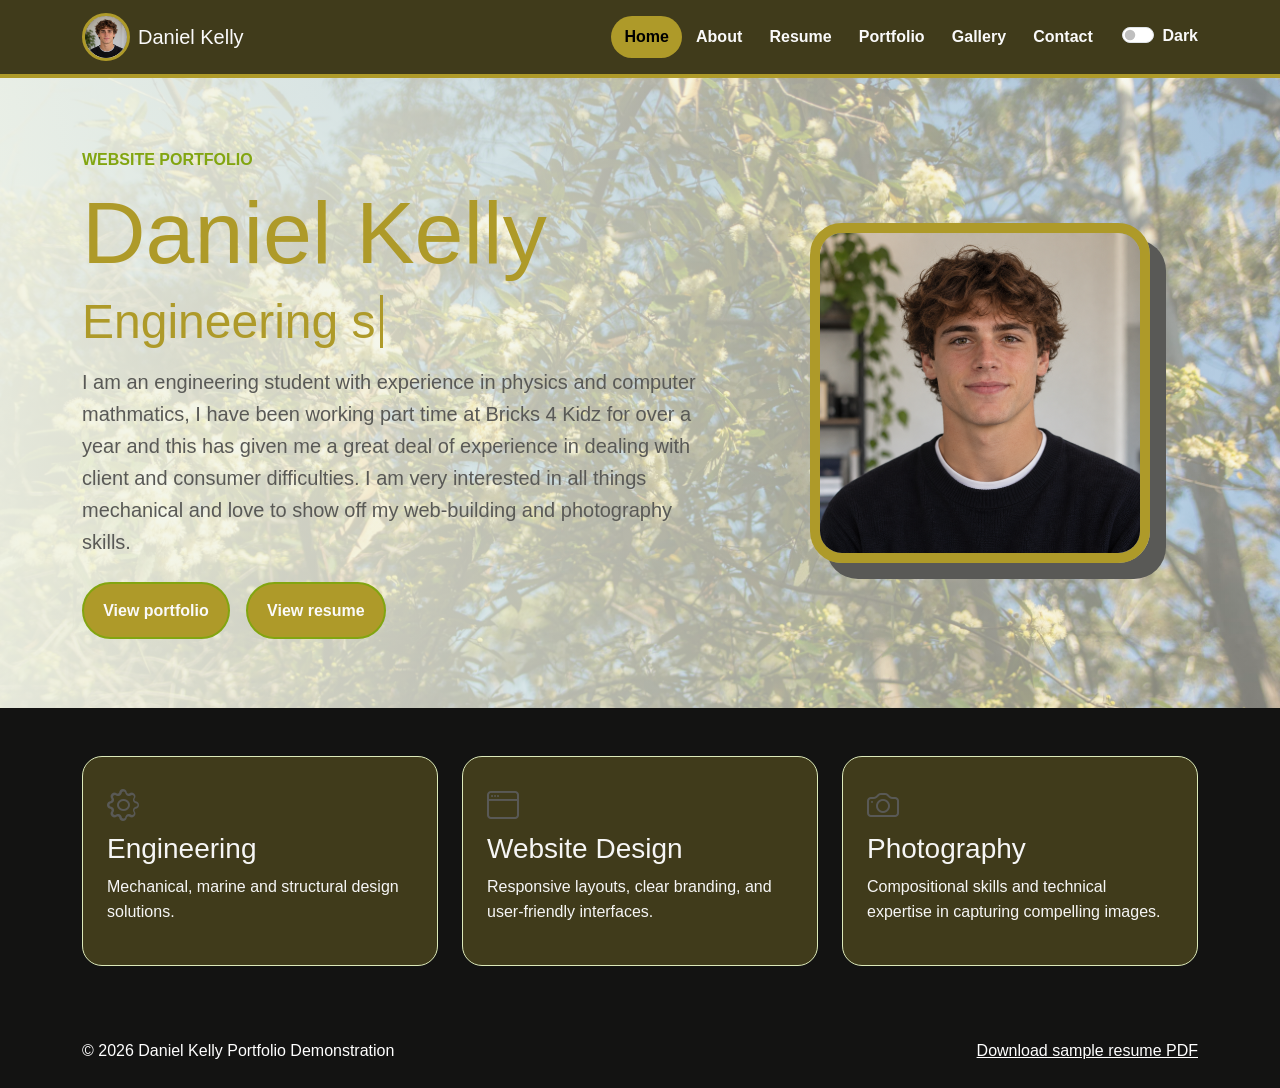
<file: index.html>
<!doctype html>
<html lang="en" data-bs-theme="light">
<head>
  <meta charset="utf-8">
  <meta name="viewport" content="width=device-width, initial-scale=1">
  <meta name="description" content="Daniel Kelly green multipage portfolio demonstration for INFO1005 Website Design">
  <meta name="author" content="INFO1005 Website Design">
  <title>Daniel Kelly | Home</title>

  <link rel="apple-touch-icon" sizes="180x180" href="favicon/apple-touch-icon.png">
  <link rel="icon" type="image/png" sizes="32x32" href="favicon/favicon-32x32.png">
  <link rel="icon" type="image/png" sizes="16x16" href="favicon/favicon-16x16.png">
  <link rel="manifest" href="favicon/site.webmanifest">

  <link rel="preconnect" href="https://fonts.googleapis.com">
  <link rel="preconnect" href="https://fonts.gstatic.com" crossorigin>
  <link href="https://fonts.googleapis.com/css2?family=Montserrat:wght@400;600;700&family=Oswald:wght@500;700&display=swap" rel="stylesheet">

  <link rel="stylesheet" href="https://cdn.jsdelivr.net/npm/bootstrap-icons@1.11.3/font/bootstrap-icons.css">
  <link href="https://cdn.jsdelivr.net/npm/bootstrap@5.3.8/dist/css/bootstrap.min.css" rel="stylesheet">
  <link href="css/custom.css" rel="stylesheet">
</head>
<body>
<a class="skip-link" href="#maincontent">Skip to main content</a>

<nav class="navbar navbar-expand-lg sticky-top portfolio-nav" aria-label="Main portfolio navigation">
  <div class="container">
    <a class="navbar-brand d-flex align-items-center gap-2" href="index.html">
      <img src="uimg/ai_daniel_icon.png" alt="Daniel Kelly icon" class="brand-avatar">
      <span>Daniel Kelly</span>
    </a>

    <button class="navbar-toggler" type="button"
            data-bs-toggle="collapse" data-bs-target="#mainNav"
            aria-controls="mainNav" aria-expanded="false"
            aria-label="Toggle navigation">
      <span class="navbar-toggler-icon"></span>
    </button>

    <div class="collapse navbar-collapse" id="mainNav">
      <ul class="navbar-nav ms-auto align-items-lg-center">
        <li class="nav-item"><a class="nav-link active" href="index.html" aria-current="page">Home</a></li><li class="nav-item"><a class="nav-link" href="about.html">About</a></li><li class="nav-item"><a class="nav-link" href="resume.html">Resume</a></li><li class="nav-item"><a class="nav-link" href="portfolio.html">Portfolio</a></li><li class="nav-item"><a class="nav-link" href="gallery.html">Gallery</a></li><li class="nav-item"><a class="nav-link" href="contact.html">Contact</a></li>
        <li class="nav-item ms-lg-3">
          <div class="form-check form-switch theme-switch">
            <input class="form-check-input" type="checkbox" role="switch" id="themeSwitch">
            <label class="form-check-label" for="themeSwitch">Dark</label>
          </div>
        </li>
      </ul>
    </div>
  </div>
</nav>

<main id="maincontent">
  <section class="hero d-flex align-items-center">
    <div class="container">
      <div class="row align-items-center g-5">
        <div class="col-lg-7">
          <p class="standout text-uppercase fw-bold">Website portfolio</p>
          <h1>Daniel Kelly</h1>

          <h2 class="typing-heading">
            <span class="typewrite"
                  data-words='["Engineering student","Web Designer","Photographer","Childcare provider"]'
                  aria-live="polite"></span>
          </h2>

          <p class="lead">I am an engineering student with experience in physics and computer mathmatics, I have been working part time at Bricks 4 Kidz for over a year and this has given me a great deal of experience in dealing with client and consumer difficulties. I am very interested in all things mechanical and love to show off my web-building and photography skills.</p>

          <div class="d-flex flex-wrap gap-3 mt-4">
            <a class="btn-portfolio" href="portfolio.html">View portfolio</a>
            <a class="btn-portfolio" href="resume.html">View resume</a>
          </div>
        </div>

        <div class="col-lg-5 text-center">
          <img src="uimg/ai_daniel.png" class="img-fluid hero-img" alt="Daniel Kelly portfolio portrait">
        </div>
      </div>
    </div>
  </section>

  <section class="container my-5">
    <div class="row g-4">
      <div class="col-md-4">
        <article class="feature-card p-4">
          <i class="bi bi-gear feature-icon"></i>
          <h2 class="h3">Engineering</h2>
          <p>Mechanical, marine and structural design solutions. </p>
        </article>
      </div>
      <div class="col-md-4">
        <article class="feature-card p-4">
          <i class="bi bi-window feature-icon"></i>
          <h2 class="h3">Website Design</h2>
          <p>Responsive layouts, clear branding, and user-friendly interfaces.</p>
        </article>
      </div>
      <div class="col-md-4">
        <article class="feature-card p-4">
          <i class="bi bi-camera feature-icon"></i>
          <h2 class="h3">Photography</h2>
          <p>Compositional skills and technical expertise in capturing compelling images.</p>
        </article>
      </div>
    </div>
  </section>
</main>

<footer class="site-footer py-4 mt-5">
  <div class="container d-flex flex-column flex-md-row justify-content-between gap-3">
    <p class="mb-0">&copy; 2026 Daniel Kelly Portfolio Demonstration</p>
    <p class="mb-0"><a href="pdf/daniel_kelly_resume.pdf" target="_blank">Download sample resume PDF</a></p>
  </div>
</footer>

<script src="https://cdn.jsdelivr.net/npm/bootstrap@5.3.8/dist/js/bootstrap.bundle.min.js"></script>
<script src="js/script.js"></script>
</body>
</html>
</file>
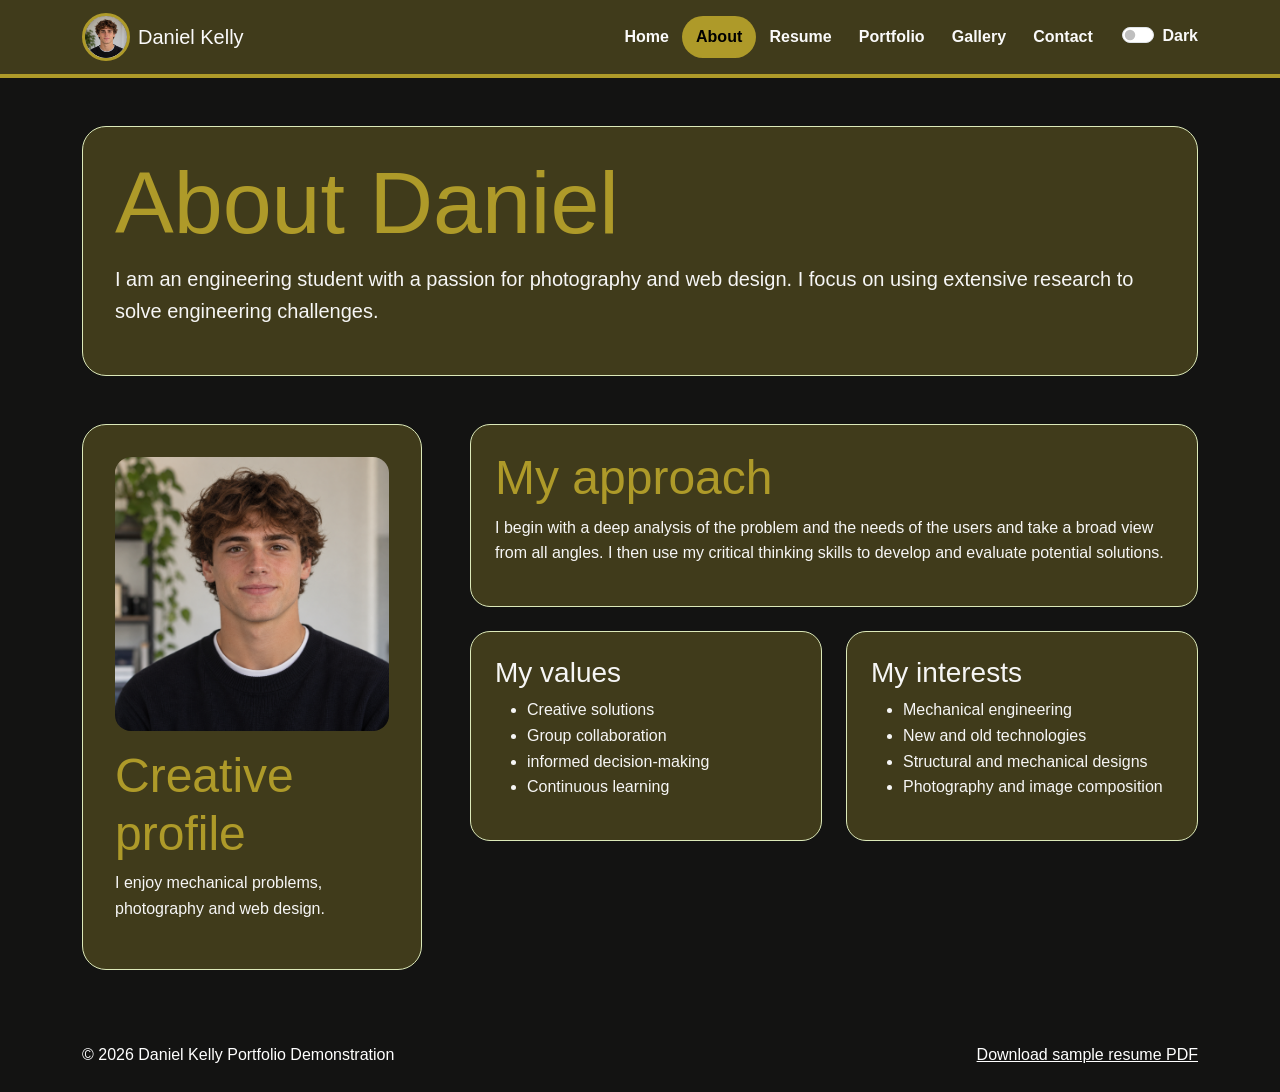
<file: about.html>
<!doctype html>
<html lang="en" data-bs-theme="light">
<head>
  <meta charset="utf-8">
  <meta name="viewport" content="width=device-width, initial-scale=1">
  <meta name="description" content="About Daniel Kelly creative portfolio demonstration">
  <meta name="author" content="INFO1005 Website Design">
  <title>Daniel Kelly | About</title>

  <link rel="apple-touch-icon" sizes="180x180" href="favicon/apple-touch-icon.png">
  <link rel="icon" type="image/png" sizes="32x32" href="favicon/favicon-32x32.png">
  <link rel="icon" type="image/png" sizes="16x16" href="favicon/favicon-16x16.png">
  <link rel="manifest" href="favicon/site.webmanifest">

  <link rel="preconnect" href="https://fonts.googleapis.com">
  <link rel="preconnect" href="https://fonts.gstatic.com" crossorigin>
  <link href="https://fonts.googleapis.com/css2?family=Montserrat:wght@400;600;700&family=Oswald:wght@500;700&display=swap" rel="stylesheet">

  <link rel="stylesheet" href="https://cdn.jsdelivr.net/npm/bootstrap-icons@1.11.3/font/bootstrap-icons.css">
  <link href="https://cdn.jsdelivr.net/npm/bootstrap@5.3.8/dist/css/bootstrap.min.css" rel="stylesheet">
  <link href="css/custom.css" rel="stylesheet">
</head>
<body>
<a class="skip-link" href="#maincontent">Skip to main content</a>

<nav class="navbar navbar-expand-lg sticky-top portfolio-nav" aria-label="Main portfolio navigation">
  <div class="container">
    <a class="navbar-brand d-flex align-items-center gap-2" href="index.html">
      <img src="uimg/ai_daniel_icon.png" alt="Daniel Kelly icon" class="brand-avatar">
      <span>Daniel Kelly</span>
    </a>

    <button class="navbar-toggler" type="button"
            data-bs-toggle="collapse" data-bs-target="#mainNav"
            aria-controls="mainNav" aria-expanded="false"
            aria-label="Toggle navigation">
      <span class="navbar-toggler-icon"></span>
    </button>

    <div class="collapse navbar-collapse" id="mainNav">
      <ul class="navbar-nav ms-auto align-items-lg-center">
        <li class="nav-item"><a class="nav-link" href="index.html">Home</a></li><li class="nav-item"><a class="nav-link active" href="about.html" aria-current="page">About</a></li><li class="nav-item"><a class="nav-link" href="resume.html">Resume</a></li><li class="nav-item"><a class="nav-link" href="portfolio.html">Portfolio</a></li><li class="nav-item"><a class="nav-link" href="gallery.html">Gallery</a></li><li class="nav-item"><a class="nav-link" href="contact.html">Contact</a></li>
        <li class="nav-item ms-lg-3">
          <div class="form-check form-switch theme-switch">
            <input class="form-check-input" type="checkbox" role="switch" id="themeSwitch">
            <label class="form-check-label" for="themeSwitch">Dark</label>
          </div>
        </li>
      </ul>
    </div>
  </div>
</nav>

<main id="maincontent" class="container my-5">
  <header class="section-panel mb-5">
    <h1>About Daniel</h1>
    <p class="lead">I am an engineering student with a passion for photography and web design. I focus on using extensive research to solve engineering challenges.</p>
  </header>

  <div class="row g-5 align-items-start">
    <aside class="col-lg-4">
      <div class="section-panel position-sticky" style="top:6rem;">
        <img src="uimg/ai_daniel.png" class="img-fluid rounded-4 mb-3" alt="Daniel Kelly creative portrait">
        <h2>Creative profile</h2>
        <p>I enjoy mechanical problems, photography and web design.</p>
      </div>
    </aside>

    <section class="col-lg-8">
      <div class="feature-card p-4 mb-4">
        <h2>My approach</h2>
        <p>I begin with a deep analysis of the problem and the needs of the users and take a broad view from all angles. I then use my critical thinking skills to develop and evaluate potential solutions.</p>
      </div>

      <div class="row g-4">
        <div class="col-md-6">
          <article class="feature-card p-4">
            <h2 class="h3">My values</h2>
            <ul>
              <li>Creative solutions</li>
              <li>Group collaboration</li>
              <li>informed decision-making</li>
              <li>Continuous learning</li>
            </ul>
          </article>
        </div>
        <div class="col-md-6">
          <article class="feature-card p-4">
            <h2 class="h3">My interests</h2>
            <ul>
              <li>Mechanical engineering</li>
              <li>New and old technologies</li>
              <li>Structural and mechanical designs</li>
              <li>Photography and image composition</li>
            </ul>
          </article>
        </div>
      </div>
    </section>
  </div>
</main>

<footer class="site-footer py-4 mt-5">
  <div class="container d-flex flex-column flex-md-row justify-content-between gap-3">
    <p class="mb-0">&copy; 2026 Daniel Kelly Portfolio Demonstration</p>
    <p class="mb-0"><a href="pdf/daniel_kelly_resume.pdf" target="_blank">Download sample resume PDF</a></p>
  </div>
</footer>

<script src="https://cdn.jsdelivr.net/npm/bootstrap@5.3.8/dist/js/bootstrap.bundle.min.js"></script>
<script src="js/script.js"></script>
</body>
</html>
</file>
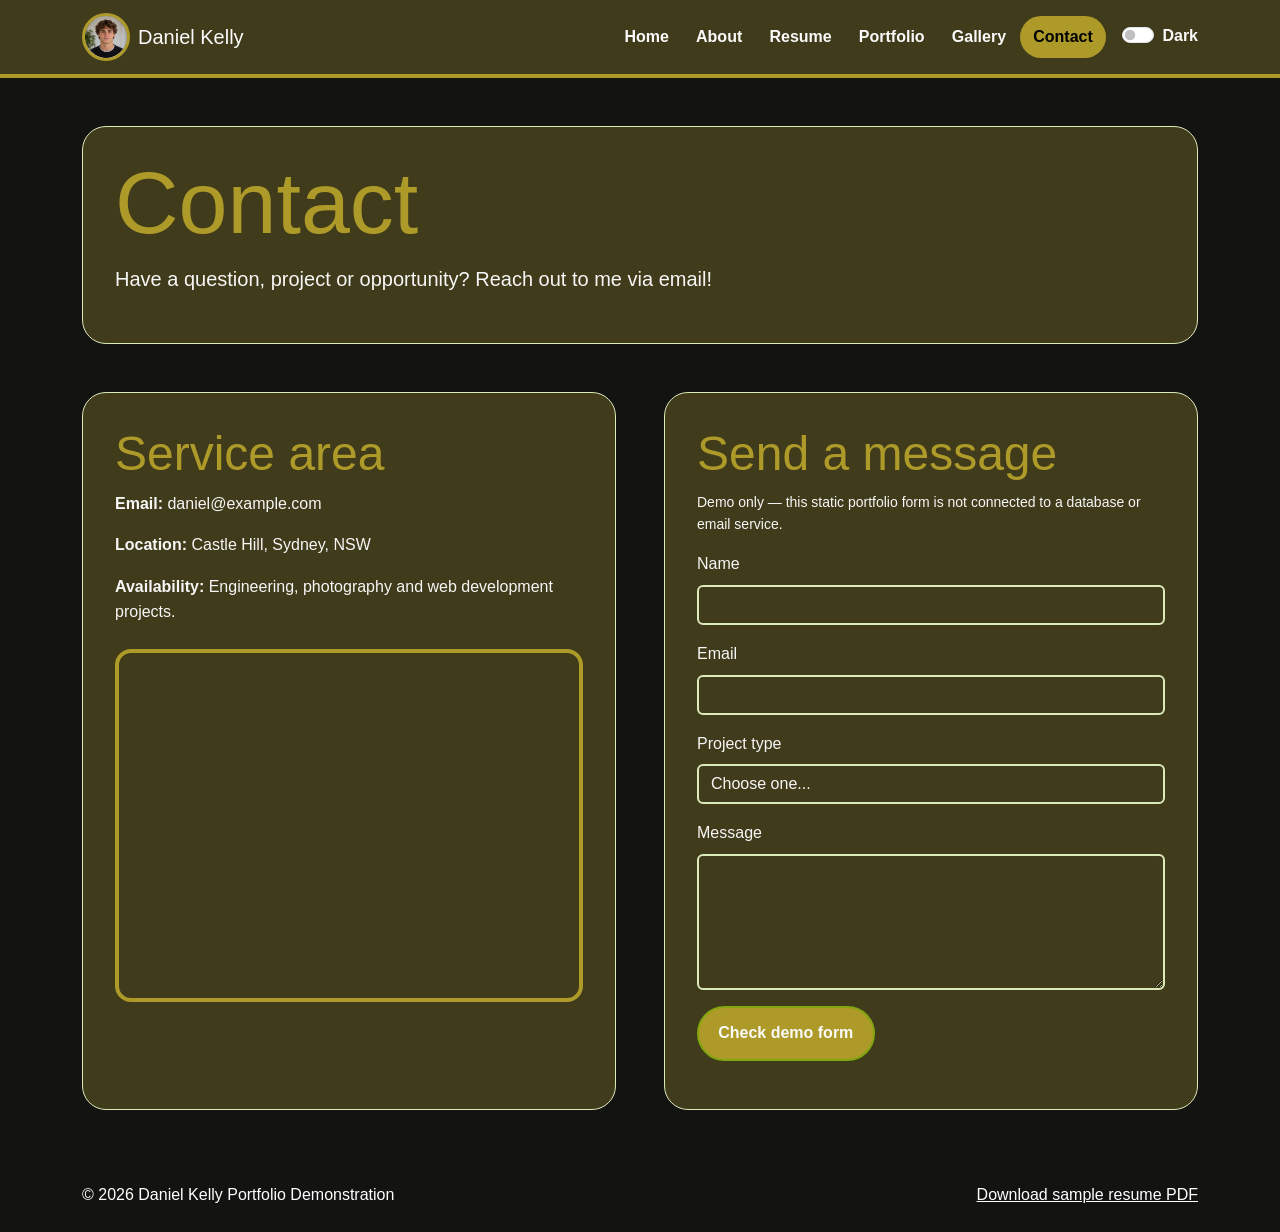
<file: contact.html>
<!doctype html>
<html lang="en" data-bs-theme="light">
<head>
  <meta charset="utf-8">
  <meta name="viewport" content="width=device-width, initial-scale=1">
  <meta name="description" content="Daniel Kelly contact page with responsive map and Bootstrap form">
  <meta name="author" content="INFO1005 Website Design">
  <title>Daniel Kelly | Contact</title>

  <link rel="apple-touch-icon" sizes="180x180" href="favicon/apple-touch-icon.png">
  <link rel="icon" type="image/png" sizes="32x32" href="favicon/favicon-32x32.png">
  <link rel="icon" type="image/png" sizes="16x16" href="favicon/favicon-16x16.png">
  <link rel="manifest" href="favicon/site.webmanifest">

  <link rel="preconnect" href="https://fonts.googleapis.com">
  <link rel="preconnect" href="https://fonts.gstatic.com" crossorigin>
  <link href="https://fonts.googleapis.com/css2?family=Montserrat:wght@400;600;700&family=Oswald:wght@500;700&display=swap" rel="stylesheet">

  <link rel="stylesheet" href="https://cdn.jsdelivr.net/npm/bootstrap-icons@1.11.3/font/bootstrap-icons.css">
  <link href="https://cdn.jsdelivr.net/npm/bootstrap@5.3.8/dist/css/bootstrap.min.css" rel="stylesheet">
  <link href="css/custom.css" rel="stylesheet">
</head>
<body>
<a class="skip-link" href="#maincontent">Skip to main content</a>

<nav class="navbar navbar-expand-lg sticky-top portfolio-nav" aria-label="Main portfolio navigation">
  <div class="container">
    <a class="navbar-brand d-flex align-items-center gap-2" href="index.html">
      <img src="uimg/ai_daniel_icon.png" alt="Daniel Kelly icon" class="brand-avatar">
      <span>Daniel Kelly</span>
    </a>

    <button class="navbar-toggler" type="button"
            data-bs-toggle="collapse" data-bs-target="#mainNav"
            aria-controls="mainNav" aria-expanded="false"
            aria-label="Toggle navigation">
      <span class="navbar-toggler-icon"></span>
    </button>

    <div class="collapse navbar-collapse" id="mainNav">
      <ul class="navbar-nav ms-auto align-items-lg-center">
        <li class="nav-item"><a class="nav-link" href="index.html">Home</a></li><li class="nav-item"><a class="nav-link" href="about.html">About</a></li><li class="nav-item"><a class="nav-link" href="resume.html">Resume</a></li><li class="nav-item"><a class="nav-link" href="portfolio.html">Portfolio</a></li><li class="nav-item"><a class="nav-link" href="gallery.html">Gallery</a></li><li class="nav-item"><a class="nav-link active" href="contact.html" aria-current="page">Contact</a></li>
        <li class="nav-item ms-lg-3">
          <div class="form-check form-switch theme-switch">
            <input class="form-check-input" type="checkbox" role="switch" id="themeSwitch">
            <label class="form-check-label" for="themeSwitch">Dark</label>
          </div>
        </li>
      </ul>
    </div>
  </div>
</nav>

<main id="maincontent" class="container my-5">
  <header class="section-panel mb-5">
    <h1>Contact</h1>
    <p class="lead">Have a question, project or opportunity? Reach out to me via email!</p>
  </header>

  <div class="row g-5 align-items-stretch">
    <section class="col-lg-6">
      <div class="section-panel h-100">
        <h2>Service area</h2>
        <p><strong>Email:</strong> daniel@example.com</p>
        <p><strong>Location:</strong> Castle Hill, Sydney, NSW</p>
        <p><strong>Availability:</strong> Engineering, photography and web development projects.</p>

        <div class="ratio ratio-4x3 map-frame mt-4">
          <iframe src="https://www.google.com/maps?q=Castle+Hill+NSW+Australia&output=embed"
                  title="Map showing Castle Hill, New South Wales"
                  loading="lazy"
                  referrerpolicy="no-referrer-when-downgrade"
                  allowfullscreen></iframe>
        </div>
      </div>
    </section>

    <section class="col-lg-6">
      <form class="section-panel needs-validation h-100" novalidate>
        <h2>Send a message</h2>
        <p class="small">Demo only — this static portfolio form is not connected to a database or email service.</p>

        <div class="mb-3">
          <label for="name" class="form-label">Name</label>
          <input type="text" class="form-control" id="name" required>
          <div class="invalid-feedback">Please enter your name.</div>
        </div>

        <div class="mb-3">
          <label for="email" class="form-label">Email</label>
          <input type="email" class="form-control" id="email" required>
          <div class="invalid-feedback">Please enter a valid email address.</div>
        </div>

        <div class="mb-3">
          <label for="projectType" class="form-label">Project type</label>
          <select class="form-select" id="projectType" required>
            <option value="">Choose one...</option>
            <option>Website Design</option>
            <option>Engineering Solutions</option>
            <option>Photography</option>
            <option>Childcare</option>
            <option>Other</option>
          </select>
          <div class="invalid-feedback">Please choose a project type.</div>
        </div>

        <div class="mb-3">
          <label for="message" class="form-label">Message</label>
          <textarea class="form-control" id="message" rows="5" required></textarea>
          <div class="invalid-feedback">Please enter a message.</div>
        </div>

        <button class="btn btn-portfolio" type="submit">Check demo form</button>
        <p class="form-status mt-3" aria-live="polite"></p>
      </form>
    </section>
  </div>
</main>

<footer class="site-footer py-4 mt-5">
  <div class="container d-flex flex-column flex-md-row justify-content-between gap-3">
    <p class="mb-0">&copy; 2026 Daniel Kelly Portfolio Demonstration</p>
    <p class="mb-0"><a href="pdf/daniel_kelly_resume.pdf" target="_blank">Download sample resume PDF</a></p>
  </div>
</footer>

<script src="https://cdn.jsdelivr.net/npm/bootstrap@5.3.8/dist/js/bootstrap.bundle.min.js"></script>
<script src="js/script.js"></script>
</body>
</html>
</file>
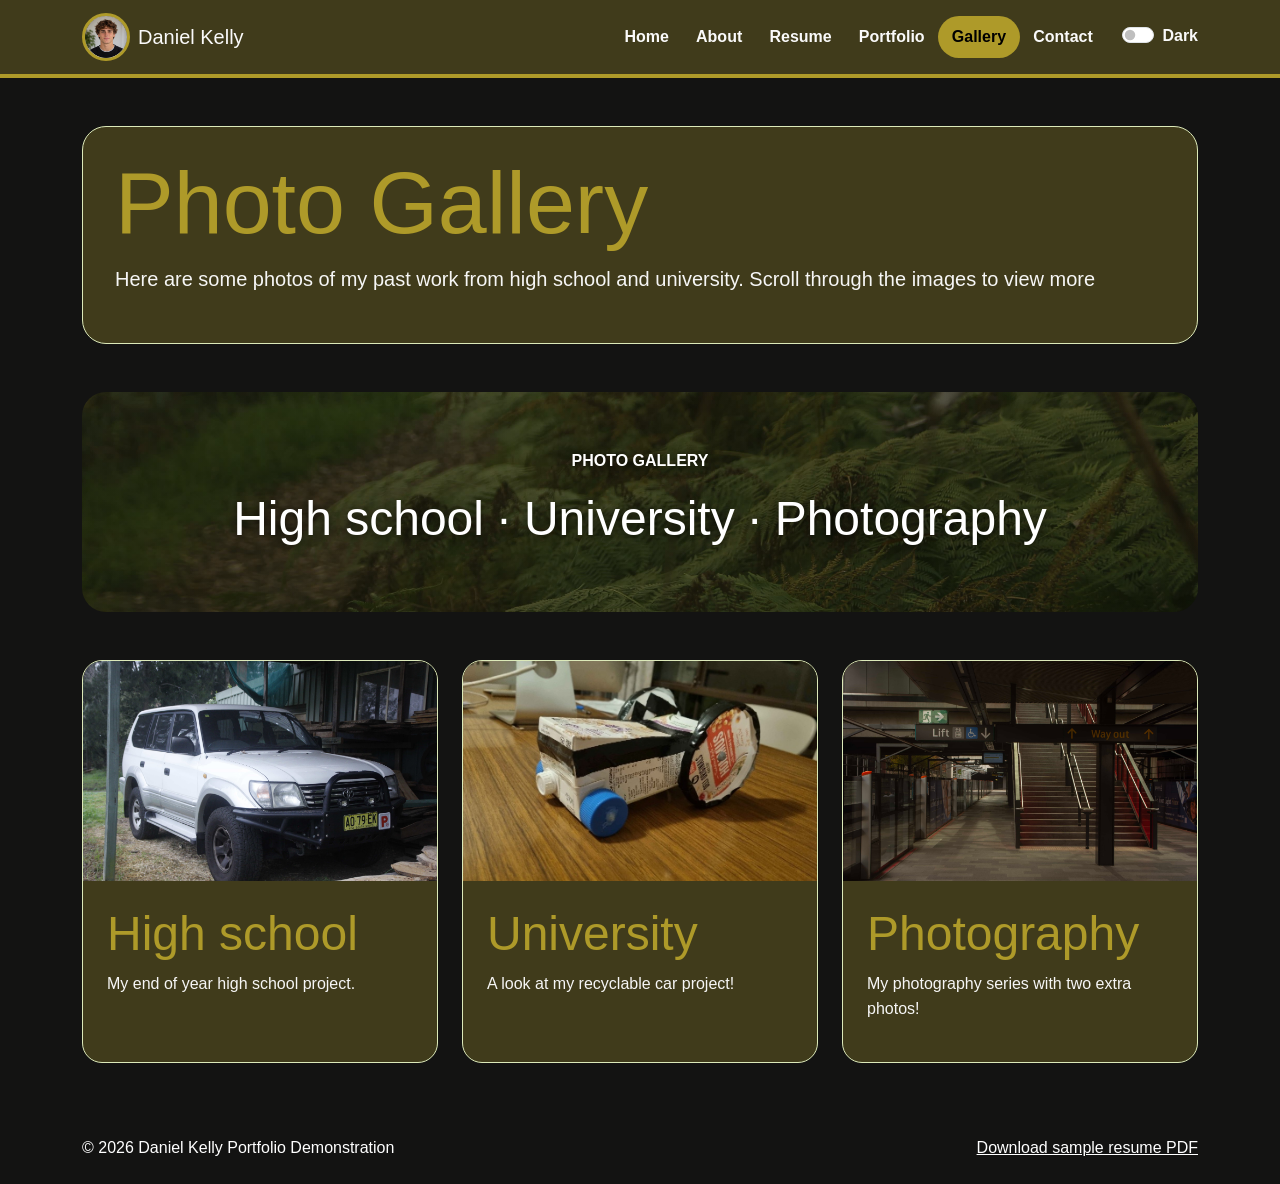
<file: gallery.html>
<!doctype html>
<html lang="en" data-bs-theme="light">
<head>
  <meta charset="utf-8">
  <meta name="viewport" content="width=device-width, initial-scale=1">
  <meta name="description" content="Daniel Kelly project Gallery with Bootstrap modal lightbox">
  <meta name="author" content="Daniel Kelly">
  <title>Daniel Kelly | Gallery</title>

  <link rel="apple-touch-icon" sizes="180x180" href="favicon/apple-touch-icon.png">
  <link rel="icon" type="image/png" sizes="32x32" href="favicon/favicon-32x32.png">
  <link rel="icon" type="image/png" sizes="16x16" href="favicon/favicon-16x16.png">
  <link rel="manifest" href="favicon/site.webmanifest">

  <link rel="preconnect" href="https://fonts.googleapis.com">
  <link rel="preconnect" href="https://fonts.gstatic.com" crossorigin>
  <link href="https://fonts.googleapis.com/css2?family=Montserrat:wght@400;600;700&family=Oswald:wght@500;700&display=swap" rel="stylesheet">

  <link rel="stylesheet" href="https://cdn.jsdelivr.net/npm/bootstrap-icons@1.11.3/font/bootstrap-icons.css">
  <link href="https://cdn.jsdelivr.net/npm/bootstrap@5.3.8/dist/css/bootstrap.min.css" rel="stylesheet">
  <link href="css/custom.css" rel="stylesheet">
</head>
<body>
<a class="skip-link" href="#maincontent">Skip to main content</a>

<nav class="navbar navbar-expand-lg sticky-top portfolio-nav" aria-label="Main portfolio navigation">
  <div class="container">
    <a class="navbar-brand d-flex align-items-center gap-2" href="index.html">
      <img src="uimg/ai_daniel_icon.png" alt="Daniel Kelly icon" class="brand-avatar">
      <span>Daniel Kelly</span>
    </a>

    <button class="navbar-toggler" type="button"
            data-bs-toggle="collapse" data-bs-target="#mainNav"
            aria-controls="mainNav" aria-expanded="false"
            aria-label="Toggle navigation">
      <span class="navbar-toggler-icon"></span>
    </button>

    <div class="collapse navbar-collapse" id="mainNav">
      <ul class="navbar-nav ms-auto align-items-lg-center">
        <li class="nav-item"><a class="nav-link" href="index.html">Home</a></li><li class="nav-item"><a class="nav-link" href="about.html">About</a></li><li class="nav-item"><a class="nav-link" href="resume.html">Resume</a></li><li class="nav-item"><a class="nav-link" href="portfolio.html">Portfolio</a></li><li class="nav-item"><a class="nav-link active" href="gallery.html" aria-current="page">Gallery</a></li><li class="nav-item"><a class="nav-link" href="contact.html">Contact</a></li>
        <li class="nav-item ms-lg-3">
          <div class="form-check form-switch theme-switch">
            <input class="form-check-input" type="checkbox" role="switch" id="themeSwitch">
            <label class="form-check-label" for="themeSwitch">Dark</label>
          </div>
        </li>
      </ul>
    </div>
  </div>
</nav>

<main id="maincontent" class="container my-5">
  <header class="section-panel mb-5">
    <h1>Photo Gallery</h1>
    <p class="lead">Here are some photos of my past work from high school and university. Scroll through the images to view more</p>
  </header> 

  <section class="resume-parallax gallery-parallax my-5" aria-label="Gallery photography banner">
    <div class="parallax-content container text-center">
      <p class="standout text-uppercase fw-bold">Photo Gallery</p>
      <h2>High school · University · Photography</h2>
    </div>
</section>

  <section class="row row-cols-1 row-cols-md-2 row-cols-lg-3 g-4" aria-label="Photo collections">
    <div class="col">
      <article class="project-card h-100">
        <button type="button"
                data-bs-toggle="modal"
                data-bs-target="#projectLightbox"
                data-project-title="High school"
                data-project-text="My end of year high school project."
                data-gallery-images='[{"src":"uimg/IMG_4300.jpg","alt":"Wooden storage and bedding inside a converted vehicle"},{"src":"uimg/IMG_4301.jpg","alt":"Bedding and wooden storage inside a converted vehicle"},{"src":"uimg/_MG_4015.jpg","alt":"Vehicle exterior"}]'>
          <img src="uimg/_MG_4015.jpg" class="project-thumb" alt="High school Car Project" loading="lazy">
        </button>
        <div class="p-4">
          <h2>High school</h2>
          <p>My end of year high school project.</p>
        </div>
      </article>
    </div>

    <div class="col">
      <article class="project-card h-100">
        <button type="button"
                data-bs-toggle="modal"
                data-bs-target="#projectLightbox"
                data-project-title="University"
                data-project-text="A look at my recyclable car project!"
                data-gallery-images='[{"src":"uimg/Picture1.jpg","alt":"Handmade model vehicle on a table"},{"src":"uimg/car_test.gif","alt":"Car test animation"}]'>
          <img src="uimg/Picture1.jpg" class="project-thumb" alt="Handmade model vehicle on a table" loading="lazy">
        </button>
        <div class="p-4">
          <h2>University</h2>
          <p>A look at my recyclable car project!</p>
        </div>
      </article>
    </div>

    <div class="col">
      <article class="project-card h-100">
        <button type="button"
                data-bs-toggle="modal"
                data-bs-target="#projectLightbox"
                data-project-title="Photography"
                data-project-text="My photography series with two extra photos!"
                data-gallery-images='[{"src":"uimg/_MG_5168%20(1).jpg","alt":"Stairs and signs at a train station"},{"src":"uimg/_MG_5123.jpg","alt":"House beside a wooded street"},{"src":"uimg/_MG_5122.jpg","alt":"Path through a leafy garden"},{"src":"uimg/_MG_5274%20(1).jpg","alt":"People walking past a cafe on a sunny day"},{"src":"uimg/_MG_5223.jpg","alt":"Apartment buildings beneath a cloudy sky"},{"src":"uimg/_MG_5180.jpg","alt":"City buildings viewed from above during the day"},{"src":"uimg/_MG_5004.jpg","alt":"City buildings illuminated after dark"},{"src":"uimg/_MG_4979%20(1).jpg","alt":"Night traffic with light trails near Castle Towers"},{"src":"uimg/_MG_4949%20(3).jpg","alt":"Illuminated city street at night"},{"src":"uimg/_MG_4873%20(3).jpg","alt":"Buses at a station at night"},{"src":"uimg/_MG_5103.jpg","alt":"White blossoms among green leaves against a blue sky"},{"src":"uimg/_MG_5176.jpg","alt":"Train station plaza with a metro sign"}]'>
            <img src="uimg/_MG_5168%20(1).jpg" class="project-thumb" alt="Stairs and signs at a train station" loading="lazy">
        </button>
        <div class="p-4">
          <h2>Photography</h2>
          <p>My photography series with two extra photos!</p>
        </div>
      </article>
    </div>
  </section>
  <div class="modal fade" id="projectLightbox" tabindex="-1" aria-labelledby="projectLightboxLabel" aria-hidden="true">
    <div class="modal-dialog modal-dialog-centered modal-lg">
      <div class="modal-content">
        <div class="modal-header">
          <h2 class="modal-title fs-3" id="projectLightboxLabel">Project preview</h2>
          <button type="button" class="btn-close" data-bs-dismiss="modal" aria-label="Close"></button>
        </div>
        <div class="modal-body">
          <div id="galleryCarousel" class="carousel slide">
            <div class="carousel-inner"></div>
            <button class="carousel-control-prev" type="button" data-bs-target="#galleryCarousel" data-bs-slide="prev" aria-label="Previous photo">
              <span class="carousel-control-prev-icon" aria-hidden="true"></span>
            </button>
            <button class="carousel-control-next" type="button" data-bs-target="#galleryCarousel" data-bs-slide="next" aria-label="Next photo">
              <span class="carousel-control-next-icon" aria-hidden="true"></span>
            </button>
          </div>
          <p class="lightbox-text mt-3 mb-0">Collection description appears here.</p>
        </div>
      </div>
    </div>
  </div>
</main>

<footer class="site-footer py-4 mt-5">
  <div class="container d-flex flex-column flex-md-row justify-content-between gap-3">
    <p class="mb-0">&copy; 2026 Daniel Kelly Portfolio Demonstration</p>
    <p class="mb-0"><a href="pdf/daniel_kelly_resume.pdf" target="_blank">Download sample resume PDF</a></p>
  </div>
</footer>

<script src="https://cdn.jsdelivr.net/npm/bootstrap@5.3.8/dist/js/bootstrap.bundle.min.js"></script>
<script src="js/script.js"></script>
</body>
</html>
</file>
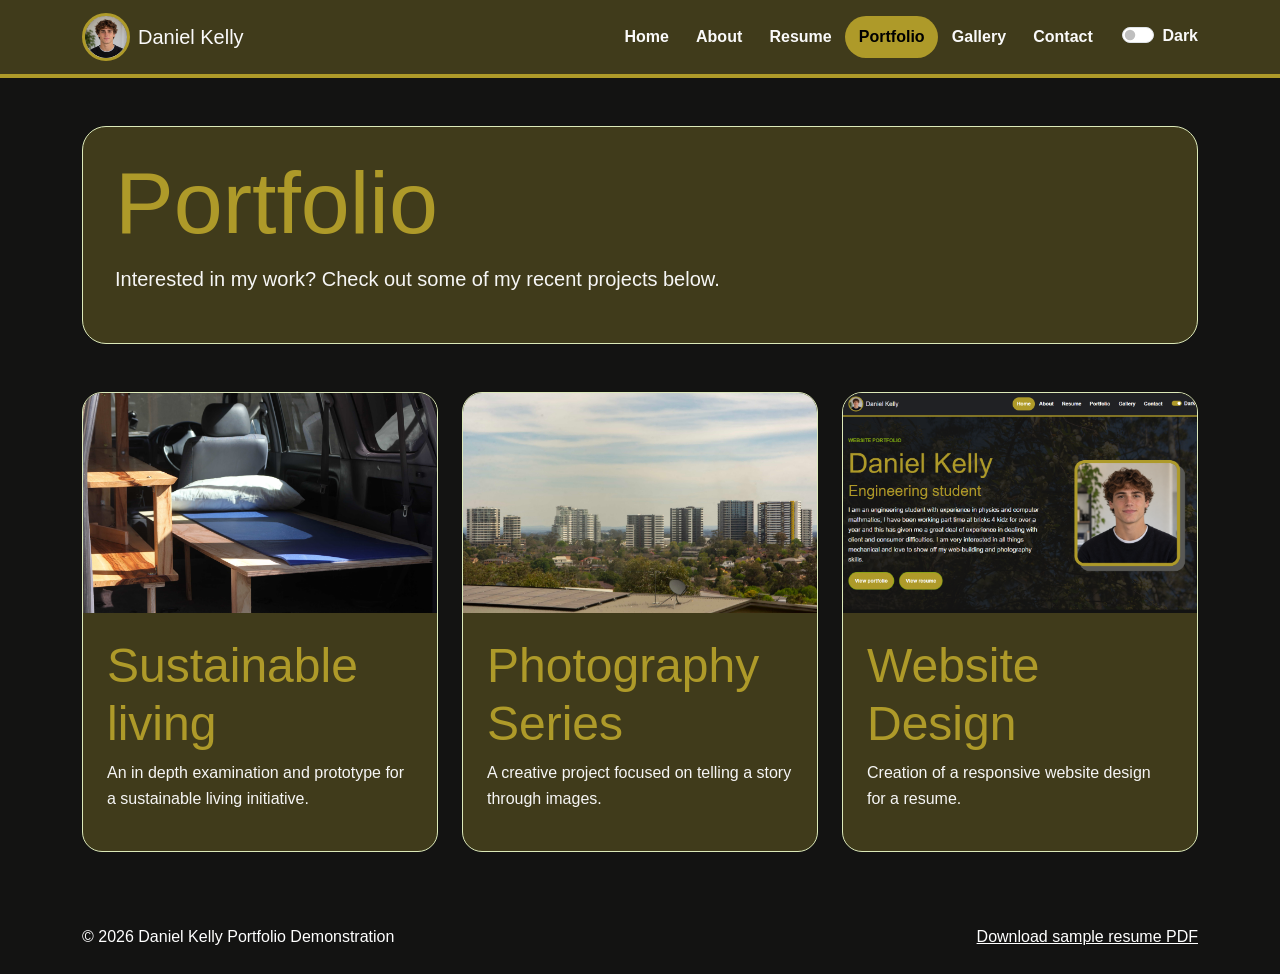
<file: portfolio.html>
<!doctype html>
<html lang="en" data-bs-theme="light">
<head>
  <meta charset="utf-8">
  <meta name="viewport" content="width=device-width, initial-scale=1">
  <meta name="description" content="Daniel Kelly project portfolio with Bootstrap modal lightbox">
  <meta name="author" content="INFO1005 Website Design">
  <title>Daniel Kelly | Portfolio</title>

  <link rel="apple-touch-icon" sizes="180x180" href="favicon/apple-touch-icon.png">
  <link rel="icon" type="image/png" sizes="32x32" href="favicon/favicon-32x32.png">
  <link rel="icon" type="image/png" sizes="16x16" href="favicon/favicon-16x16.png">
  <link rel="manifest" href="favicon/site.webmanifest">

  <link rel="preconnect" href="https://fonts.googleapis.com">
  <link rel="preconnect" href="https://fonts.gstatic.com" crossorigin>
  <link href="https://fonts.googleapis.com/css2?family=Montserrat:wght@400;600;700&family=Oswald:wght@500;700&display=swap" rel="stylesheet">

  <link rel="stylesheet" href="https://cdn.jsdelivr.net/npm/bootstrap-icons@1.11.3/font/bootstrap-icons.css">
  <link href="https://cdn.jsdelivr.net/npm/bootstrap@5.3.8/dist/css/bootstrap.min.css" rel="stylesheet">
  <link href="css/custom.css" rel="stylesheet">
</head>
<body>
<a class="skip-link" href="#maincontent">Skip to main content</a>

<nav class="navbar navbar-expand-lg sticky-top portfolio-nav" aria-label="Main portfolio navigation">
  <div class="container">
    <a class="navbar-brand d-flex align-items-center gap-2" href="index.html">
      <img src="uimg/ai_daniel_icon.png" alt="Daniel Kelly icon" class="brand-avatar">
      <span>Daniel Kelly</span>
    </a>

    <button class="navbar-toggler" type="button"
            data-bs-toggle="collapse" data-bs-target="#mainNav"
            aria-controls="mainNav" aria-expanded="false"
            aria-label="Toggle navigation">
      <span class="navbar-toggler-icon"></span>
    </button>

    <div class="collapse navbar-collapse" id="mainNav">
      <ul class="navbar-nav ms-auto align-items-lg-center">
        <li class="nav-item"><a class="nav-link" href="index.html">Home</a></li><li class="nav-item"><a class="nav-link" href="about.html">About</a></li><li class="nav-item"><a class="nav-link" href="resume.html">Resume</a></li><li class="nav-item"><a class="nav-link active" href="portfolio.html" aria-current="page">Portfolio</a></li><li class="nav-item"><a class="nav-link" href="gallery.html">Gallery</a></li><li class="nav-item"><a class="nav-link" href="contact.html">Contact</a></li>
        <li class="nav-item ms-lg-3">
          <div class="form-check form-switch theme-switch">
            <input class="form-check-input" type="checkbox" role="switch" id="themeSwitch">
            <label class="form-check-label" for="themeSwitch">Dark</label>
          </div>
        </li>
      </ul>
    </div>
  </div>
</nav>

<main id="maincontent" class="container my-5">
  <header class="section-panel mb-5">
    <h1>Portfolio</h1>
    <p class="lead">Interested in my work? Check out some of my recent projects below.</p>
  </header>

  <section class="row g-4" aria-label="Portfolio project gallery">
    
    <div class="col-md-6 col-lg-4">
      <article class="project-card">
        <button type="button"
                data-bs-toggle="modal"
                data-bs-target="#projectLightbox"
                data-project-title="Sustainable Living"
                data-project-image="uimg/IMG_4301.jpg"
                data-project-alt="Sustainable living project image"
                data-project-text="An in depth examination and prototype for a sustainable living initiative.">
          <img src="uimg/IMG_4301.jpg" class="project-thumb" alt="Sustainable living thumbnail">
        </button>
        <div class="p-4">
          <h2>Sustainable living</h2>
          <p>An in depth examination and prototype for a sustainable living initiative.</p>
        </div>
      </article>
    </div>
    
    <div class="col-md-6 col-lg-4">
      <article class="project-card">
        <button type="button"
                data-bs-toggle="modal"
                data-bs-target="#projectLightbox"
                data-project-title="Photography Series"
                data-project-image="uimg/_MG_5168%20(1).jpg"
                data-project-alt="Photography Series project image"
                data-project-text="A creative project focused on telling a story through images.">
          <img src="uimg/_MG_5180.jpg" class="project-thumb" alt="Photography Series thumbnail">
        </button>
        <div class="p-4">
          <h2>Photography Series</h2>
          <p>A creative project focused on telling a story through images.</p>
        </div>
      </article>
    </div>
    
    <div class="col-md-6 col-lg-4">
      <article class="project-card">
        <button type="button"
                data-bs-toggle="modal"
                data-bs-target="#projectLightbox"
                data-project-title="Editorial Layout"
                data-project-image="uimg/web_design.png"
                data-project-alt="Editorial Layout project image"
                data-project-text="Creation of a responsive website design for a resume.">
          <img src="uimg/web_design.png" class="project-thumb" alt="Editorial Layout thumbnail">
        </button>
        <div class="p-4">
          <h2>Website Design</h2>
          <p>Creation of a responsive website design for a resume.</p>
        </div>
      </article>
    </div>
   
  </section>

  <div class="modal fade" id="projectLightbox" tabindex="-1" aria-labelledby="projectLightboxLabel" aria-hidden="true">
    <div class="modal-dialog modal-dialog-centered modal-lg">
      <div class="modal-content">
        <div class="modal-header">
          <h2 class="modal-title fs-3" id="projectLightboxLabel">Project preview</h2>
          <button type="button" class="btn-close" data-bs-dismiss="modal" aria-label="Close"></button>
        </div>
        <div class="modal-body">
          <img src="uimg/_MG_4873 (3).jpg" class="lightbox-image" alt="Project preview image">
          <p class="lightbox-text mt-3 mb-0">Project description appears here.</p>
        </div>
      </div>
    </div>
  </div>
</main>

<footer class="site-footer py-4 mt-5">
  <div class="container d-flex flex-column flex-md-row justify-content-between gap-3">
    <p class="mb-0">&copy; 2026 Daniel Kelly Portfolio Demonstration</p>
    <p class="mb-0"><a href="pdf/daniel_kelly_resume.pdf" target="_blank">Download sample resume PDF</a></p>
  </div>
</footer>

<script src="https://cdn.jsdelivr.net/npm/bootstrap@5.3.8/dist/js/bootstrap.bundle.min.js"></script>
<script src="js/script.js"></script>
</body>
</html>
</file>
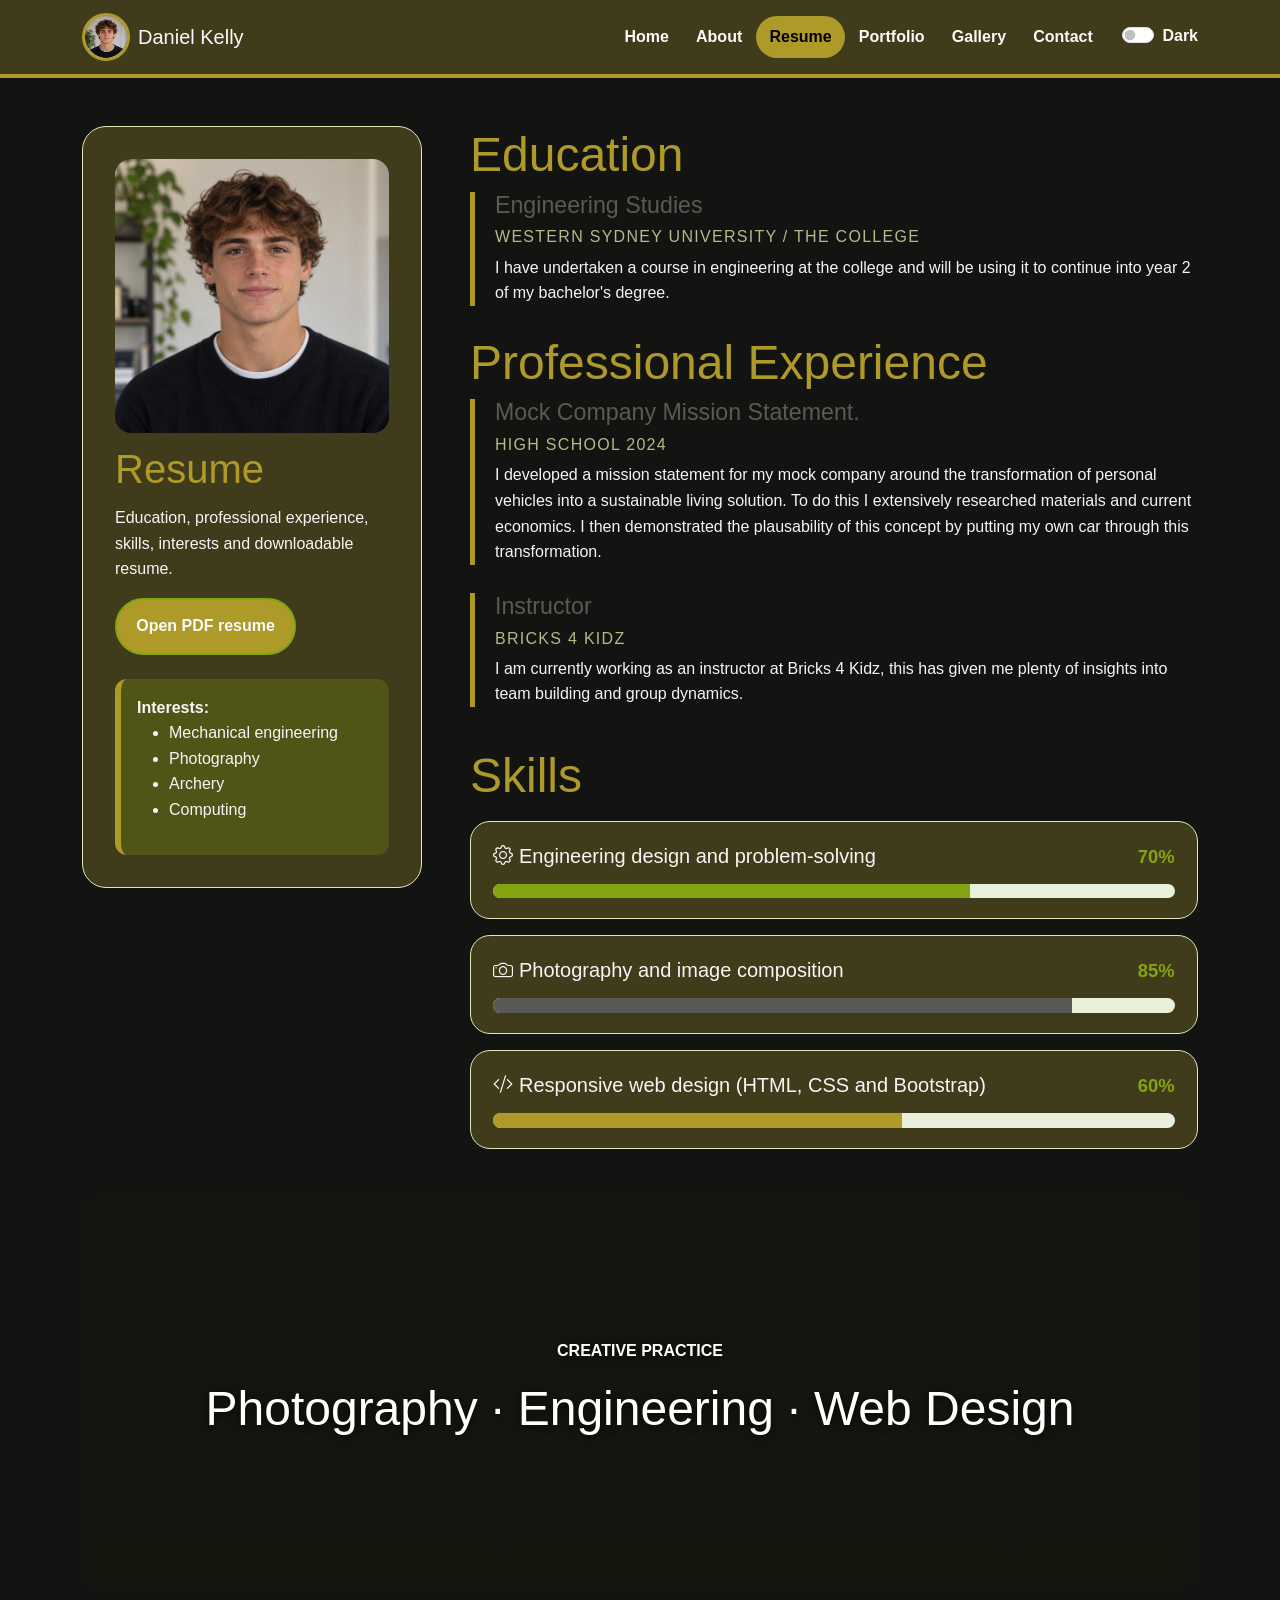
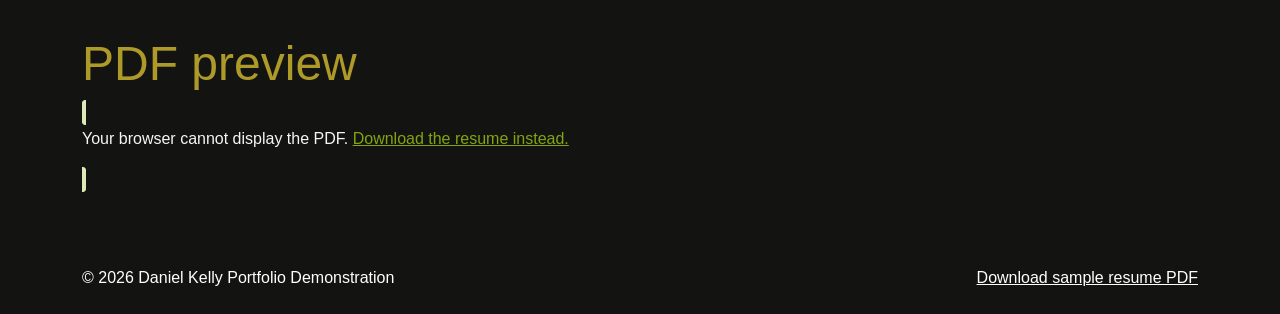
<file: resume.html>
<!doctype html>
<html lang="en" data-bs-theme="light">
<head>
  <meta charset="utf-8">
  <meta name="viewport" content="width=device-width, initial-scale=1">
  <meta name="description" content="Daniel Kelly resume page with responsive parallax demonstration">
  <meta name="author" content="INFO1005 Website Design">
  <title>Daniel Kelly | Resume</title>

  <link rel="apple-touch-icon" sizes="180x180" href="favicon/apple-touch-icon.png">
  <link rel="icon" type="image/png" sizes="32x32" href="favicon/favicon-32x32.png">
  <link rel="icon" type="image/png" sizes="16x16" href="favicon/favicon-16x16.png">
  <link rel="manifest" href="favicon/site.webmanifest">

  <link rel="preconnect" href="https://fonts.googleapis.com">
  <link rel="preconnect" href="https://fonts.gstatic.com" crossorigin>
  <link href="https://fonts.googleapis.com/css2?family=Montserrat:wght@400;600;700&family=Oswald:wght@500;700&display=swap" rel="stylesheet">

  <link rel="stylesheet" href="https://cdn.jsdelivr.net/npm/bootstrap-icons@1.11.3/font/bootstrap-icons.css">
  <link href="https://cdn.jsdelivr.net/npm/bootstrap@5.3.8/dist/css/bootstrap.min.css" rel="stylesheet">
  <link href="css/custom.css" rel="stylesheet">
</head>
<body>
<a class="skip-link" href="#maincontent">Skip to main content</a>

<nav class="navbar navbar-expand-lg sticky-top portfolio-nav" aria-label="Main portfolio navigation">
  <div class="container">
    <a class="navbar-brand d-flex align-items-center gap-2" href="index.html">
      <img src="uimg/ai_daniel_icon.png" alt="Daniel Kelly icon" class="brand-avatar">
      <span>Daniel Kelly</span>
    </a>

    <button class="navbar-toggler" type="button"
            data-bs-toggle="collapse" data-bs-target="#mainNav"
            aria-controls="mainNav" aria-expanded="false"
            aria-label="Toggle navigation">
      <span class="navbar-toggler-icon"></span>
    </button>

    <div class="collapse navbar-collapse" id="mainNav">
      <ul class="navbar-nav ms-auto align-items-lg-center">
        <li class="nav-item"><a class="nav-link" href="index.html">Home</a></li><li class="nav-item"><a class="nav-link" href="about.html">About</a></li><li class="nav-item"><a class="nav-link active" href="resume.html" aria-current="page">Resume</a></li><li class="nav-item"><a class="nav-link" href="portfolio.html">Portfolio</a></li><li class="nav-item"><a class="nav-link" href="gallery.html">Gallery</a></li><li class="nav-item"><a class="nav-link" href="contact.html">Contact</a></li>
        <li class="nav-item ms-lg-3">
          <div class="form-check form-switch theme-switch">
            <input class="form-check-input" type="checkbox" role="switch" id="themeSwitch">
            <label class="form-check-label" for="themeSwitch">Dark</label>
          </div>
        </li>
      </ul>
    </div>
  </div>
</nav>

<main id="maincontent" class="container my-5">
  <div class="row g-5">
    <aside class="col-lg-4">
      <div class="section-panel position-sticky" style="top:6rem;">
        <img src="uimg/ai_daniel.png" class="img-fluid rounded-4 mb-3" alt="Daniel Kelly profile image">
        <h1 class="fs-1">Resume</h1>
        <p>Education, professional experience, skills, interests and downloadable resume.</p>
        <a class="btn-portfolio" href="pdf/daniel_kelly_resume.pdf" target="_blank">Open PDF resume</a>
         <div class="optional-note mt-4 d-none d-lg-block">
         <strong>Interests:</strong>
         <ul>
         <li>Mechanical engineering</li>
          <li>Photography</li>
          <li>Archery</li>
         <li>Computing</li>
         <!-- added a list here -->
  </ul>
</div>
      </div>
    </aside>

    <section class="col-lg-8">
      <h2>Education</h2>
      <div class="timeline-item">
        <h3>Engineering Studies</h3>
        <h4>Western Sydney University / The College</h4>
        <p>I have undertaken a course in engineering at the college and will be using it to continue into year 2 of my bachelor's degree.</p>
      </div>

      <h2>Professional Experience</h2>
      <div class="timeline-item">
        <h3>Mock Company Mission Statement.</h3>
        <h4>High school 2024</h4>
        <p>I developed a mission statement for my mock company around the transformation of personal vehicles into a sustainable living solution. To do this I extensively researched materials and current economics. I then demonstrated the plausability of this concept by putting my own car through this transformation.</p>
      </div>
      <div class="timeline-item">
        <h3>Instructor</h3>
        <h4>Bricks 4 Kidz</h4>
        <p>I am currently working as an instructor at Bricks 4 Kidz, this has given me plenty of insights into team building and group dynamics.</p>
      </div>
      <section class="skills-section" aria-labelledby="skillsHeading">
        <h2 id="skillsHeading">Skills</h2>

        <div class="skills-list">
          <article class="skill-card">
            <div class="skill-card-heading">
              <!-- Icons! -->
             <h3><i class="bi bi-gear" aria-hidden="true"></i> Engineering design and problem-solving</h3>
             <span class="skill-percentage">70%</span>
            </div>
            <div class="progress" role="progressbar"
                 aria-label="Visual communication skill level"
                 aria-valuenow="70" aria-valuemin="0" aria-valuemax="100">
              <div class="progress-bar" style="width:70%">
                <span class="visually-hidden">70%</span>
              </div>
            </div>
          </article>

          <article class="skill-card">
            <div class="skill-card-heading">
             <h3><i class="bi bi-camera" aria-hidden="true"></i> Photography and image composition</h3>
             <span class="skill-percentage">85%</span>
            </div>
            <div class="progress" role="progressbar"
                 aria-label="CSS and branding skill level"
                 aria-valuenow="85" aria-valuemin="0" aria-valuemax="100">
              <div class="progress-bar secondary" style="width:85%">
                <span class="visually-hidden">85%</span>
              </div>
            </div>
          </article>

          <article class="skill-card">
            <div class="skill-card-heading">
            <h3><i class="bi bi-code-slash" aria-hidden="true"></i> Responsive web design (HTML, CSS and Bootstrap)</h3>
          <span class="skill-percentage">60%</span>
            </div>
            <div class="progress" role="progressbar"
                 aria-label="Bootstrap responsive layout skill level"
                 aria-valuenow="60" aria-valuemin="0" aria-valuemax="100">
              <div class="progress-bar tertiary" style="width:60%">
                <span class="visually-hidden">60%</span>
              </div>
            </div>
          </article>
        </div>
      </section>
    </section>
  </div>

  <section class="resume-parallax mt-5" aria-label="Creative disciplines parallax banner">
    <div class="parallax-content container text-center">
      <p class="standout text-uppercase fw-bold">Creative Practice</p>
      <h2>Photography · Engineering · Web Design</h2>
    </div>
  </section>

  <section class="d-none d-lg-block mt-5" aria-labelledby="pdfPreview">
    <h2 id="pdfPreview">PDF preview</h2>
    <object class="pdf-frame" data="pdf/daniel_kelly_resume.pdf" type="application/pdf">
      <p>Your browser cannot display the PDF. <a href="pdf/daniel_kelly_resume.pdf">Download the resume instead.</a></p>
    </object>
  </section>
</main>

<footer class="site-footer py-4 mt-5">
  <div class="container d-flex flex-column flex-md-row justify-content-between gap-3">
    <p class="mb-0">&copy; 2026 Daniel Kelly Portfolio Demonstration</p>
    <p class="mb-0"><a href="pdf/daniel_kelly_resume.pdf" target="_blank">Download sample resume PDF</a></p>
  </div>
</footer>

<script src="https://cdn.jsdelivr.net/npm/bootstrap@5.3.8/dist/js/bootstrap.bundle.min.js"></script>
<script src="js/script.js"></script>
</body>
</html>
</file>
<file: css/custom.css>
/* INFO1005 Module 3.2 Marge Simpson multipage Bootstrap portfolio
   Visual styling intentionally follows the Bart Simpson multipage template.
   Palette adapted from the earlier Marge example.
*/

:root {
  --brand-primary: #ae9a29;
  --brand-secondary: #82a510;
  --brand-accent: #595956;
  --brand-dark: #FAFAFA;
  --brand-light: #131312;
  --brand-panel: #403b1b;
  --brand-text: #fafafafa;
  --brand-muted: #aebd8a;
  --brand-border: #dce9b9;
  --font-heading: 'IBM Plex Serif', Arial, sans-serif;
  --font-body: 'Kedebideri', Arial, sans-serif;
}

html {
  scroll-behavior: smooth;
  scroll-padding-top: 5rem;
}

body {
  margin: 0;
  font-family: var(--font-body);
  color: var(--brand-text);
  background: var(--brand-light);
  line-height: 1.6;
}

[data-bs-theme="dark"] body {
  --brand-light: #131312;
  --brand-panel: #202124;
  --brand-text: #FAFAFA;
  --brand-muted: #aebd8a;
  --brand-border: #44502f;
  background: var(--brand-light);
  color: var(--brand-text);
}

.skip-link {
  position: absolute;
  left: -999px;
  top: 0;
  background: var(--brand-dark);
  color: white;
  padding: .75rem 1rem;
  z-index: 2000;
}
.skip-link:focus { left: 1rem; top: 1rem; }

h1, h2, h3, h4, h5, .navbar-brand {
  font-family: var(--font-heading);
}

h1 {
  font-size: clamp(2.6rem, 7vw, 5.5rem);
  color: var(--brand-primary);
  line-height: 1;
  margin-bottom: 1rem;
}

h2 { color: var(--brand-primary); font-size: clamp(2rem, 4vw, 3rem); }
h3 { color: var(--brand-accent); font-size: 1.45rem; }
h4 { color: var(--brand-muted); font-size: 1rem; letter-spacing: .08em; text-transform: uppercase; }

a { color: var(--brand-secondary); }
a:hover { color: var(--brand-primary); }

/* NAVIGATION — same treatment as Bart multipage */
.portfolio-nav {
  background: var(--brand-panel);
  border-bottom: 4px solid var(--brand-primary);
}

.brand-avatar {
  width: 48px;
  height: 48px;
  object-fit: cover;
  border-radius: 50%;
  border: 3px solid var(--brand-primary);
}

.nav-link {
  color: var(--brand-dark);
  font-weight: 700;
  border-radius: 999px;
  padding-inline: .85rem !important;
}

[data-bs-theme="dark"] .nav-link,
[data-bs-theme="dark"] .navbar-brand,
[data-bs-theme="dark"] .theme-switch {
  color: var(--brand-text);
}
[data-bs-theme="light"] .navbar-brand {
  color: #FAFAFA;
}
.nav-link:hover,
.nav-link:focus,
.nav-link.active {
  color: var(--brand-dark);
  background: var(--brand-primary);
}

.navbar-toggler { border: 2px solid var(--brand-primary); }
.theme-switch { color: var(--brand-dark); font-weight: 700; }
.theme-switch .form-check-input:checked {
  background-color: var(--brand-primary);
  border-color: var(--brand-primary);
}

/* HOME HERO — Bart layout with Marge image and green palette */
.hero {
  min-height: 70vh;
  padding-block: 4rem;
  background:
    linear-gradient(90deg, rgba(242,245,232,.94), rgba(242,245,232,.50)),
    url('../uimg/_MG_5103.jpg') center/cover no-repeat;
}

[data-bs-theme="dark"] .hero {
  background:
    linear-gradient(90deg, rgba(21,21,21,.96), rgba(21,21,21,.80)),
    url('../uimg/_MG_5103.jpg') center/cover no-repeat;
}
[data-bs-theme="light"] .hero .lead {
  color: #595956;
}

.hero-img {
  max-width: 340px;
  border-radius: 2rem;
  border: 10px solid var(--brand-primary);
  box-shadow: 16px 16px 0 var(--brand-accent);
}

.standout {
  color: var(--brand-secondary);
  font-weight: 700;
}

.typing-heading {
  min-height: 3.6rem;
  margin-bottom: 1rem;
}

.typewrite {
  color: var(--brand-primary);
  border-right: .08em solid var(--brand-primary);
  padding-right: .1em;
  animation: blinkCursor .8s step-end infinite;
}

@keyframes blinkCursor {
  50% { border-color: transparent; }
}

/* BART TEMPLATE PANEL / CARD STYLES */
.section-panel {
  background: var(--brand-panel);
  border: 1px solid var(--brand-border);
  border-radius: 1.5rem;
  padding: 2rem;
}

.feature-card,
.project-card,
.resume-card {
  background: var(--brand-panel);
  border: 1px solid var(--brand-border);
  border-radius: 1.25rem;
  overflow: hidden;
  height: 100%;
  transition: transform .25s ease, box-shadow .25s ease;
}

.feature-card:hover,
.project-card:hover,
.resume-card:hover {
  transform: translateY(-.25rem);
  box-shadow: 0 1rem 2rem rgba(0,0,0,.12);
}

.feature-icon {
  font-size: 2rem;
  color: var(--brand-accent);
}

.card-img-top,
.project-thumb {
  height: 220px;
  object-fit: cover;
  width: 100%;
}

.project-thumb { cursor: zoom-in; }
.project-card button {
  border: 0;
  padding: 0;
  background: transparent;
  width: 100%;
}

/* BART TEMPLATE PILL BUTTON STYLE */
.btn-portfolio {
  display: inline-block;
  color: var(--brand-dark);
  background: var(--brand-primary);
  border: 2px solid var(--brand-secondary);
  border-radius: 999px;
  font-weight: 700;
  padding: .85rem 1.2rem;
  text-decoration: none;
}

.btn-portfolio:hover,
.btn-portfolio:focus {
  color: white;
  background: var(--brand-secondary);
}

/* RESUME */
.progress {
  height: 2rem;
  background: #e8efda;
  border-radius: 999px;
}

.progress-bar {
  background: var(--brand-secondary);
  color: white;
  font-weight: 700;
}

.progress-bar.secondary {
  background: var(--brand-accent);
}

.progress-bar.tertiary {
  background: var(--brand-primary);
  color: var(--brand-dark);
}

.timeline-item {
  border-left: 5px solid var(--brand-primary);
  padding-left: 1.25rem;
  margin-bottom: 1.75rem;
}

.pdf-frame {
  width: 100%;
  min-height: 520px;
  border: 4px solid var(--brand-border);
  border-radius: 1rem;
}

.optional-note {
  border-left: 6px solid var(--brand-primary);
  background: rgba(192,249,5,.13);
  padding: 1rem;
  border-radius: .75rem;
}


/* FIXED RESUME SKILLS SECTION
   Dedicated skill cards prevent the generic 100% card height from
   stretching or misaligning the skill rows. */
.resume-card {
  height: auto;
}

.skills-section {
  margin-top: 2.5rem;
}

.skills-section > h2 {
  margin-bottom: 1rem;
}

.skills-list {
  display: grid;
  gap: 1rem;
}

.skill-card {
  background: var(--brand-panel);
  border: 1px solid var(--brand-border);
  border-radius: 1.25rem;
  padding: 1.25rem 1.4rem;
}

.skill-card-heading {
  display: flex;
  align-items: baseline;
  justify-content: space-between;
  gap: 1rem;
  margin-bottom: .8rem;
}

.skill-card-heading h3 {
  margin: 0;
  color: var(--brand-text);
  font-size: 1.25rem;
  line-height: 1.25;
}

.skill-percentage {
  flex: 0 0 auto;
  min-width: 3.25rem;
  text-align: right;
  color: var(--brand-secondary);
  font-family: var(--font-heading);
  font-size: 1.15rem;
  font-weight: 700;
}

.skill-card .progress {
  width: 100%;
  height: .9rem;
  margin: 0;
  overflow: hidden;
}

.skill-card .progress-bar {
  min-width: 0;
}

@media (max-width: 575.98px) {
  .skill-card {
    padding: 1rem;
  }

  .skill-card-heading {
    align-items: flex-start;
  }

  .skill-card-heading h3 {
    font-size: 1.1rem;
  }
}

/* RESPONSIVE PARALLAX */
.resume-parallax {
  min-height: 390px;
  border-radius: 1.5rem;
  overflow: hidden;
  background:
    linear-gradient(rgba(20,25,10,.38), rgba(20,25,10,.52)),
    url('../uimg/_MG_5176.jpg') center/cover fixed no-repeat;
  display: grid;
  place-items: center;
}

.parallax-content {
  padding: 4rem 1rem;
}

.resume-parallax h2,
.resume-parallax .standout {
  color: #fff;
  text-shadow: 0 2px 10px rgba(0,0,0,.7);
}
/* resume parallax */
  .resume-parallax.gallery-parallax {
  min-height: 220px;
}
.gallery-parallax .parallax-content {
  padding-block: 1.5rem;
}
.gallery-parallax {
  background-image:
    linear-gradient(rgba(20,25,10,.38), rgba(20,25,10,.52)),
    url('../uimg/_MG_5097.jpg');
}

/* MODAL */
.modal-content {
  background: var(--brand-panel);
  color: var(--brand-text);
}

.lightbox-image {
  width: 100%;
  max-height: 70vh;
  object-fit: contain;
  border-radius: .75rem;
}

/* FORM + MAP */
.form-control,
.form-select {
  border: 2px solid var(--brand-border);
  background: var(--brand-panel);
  color: var(--brand-text);
}

.form-control:focus,
.form-select:focus {
  border-color: var(--brand-primary);
  box-shadow: 0 0 0 .25rem rgba(192,249,5,.20);
}

.map-frame {
  overflow: hidden;
  border: 4px solid var(--brand-primary);
  border-radius: 1rem;
}

.map-frame iframe {
  border: 0;
}

/* FOOTER — same dark footer as Bart */
.site-footer {
  background: var(--brand-light);
  color: white;
}

.site-footer a,
.site-footer p {
  color: white;
}

:focus-visible {
  outline: 4px solid var(--brand-accent);
  outline-offset: 3px;
}

@media (max-width: 767.98px), (prefers-reduced-motion: reduce) {
  .resume-parallax {
    min-height: 240px;
    background-attachment: scroll;
  }
}

@media (max-width: 767.98px) {
  .hero {
    min-height: auto;
    padding-block: 2rem;
  }

  .hero-img {
    max-width: 240px;
    border-width: 6px;
    box-shadow: 8px 8px 0 var(--brand-accent);
  }

  .section-panel {
    padding: 1rem;
  }

  .card-img-top,
  .project-thumb {
    height: 180px;
  }
}
</file>
